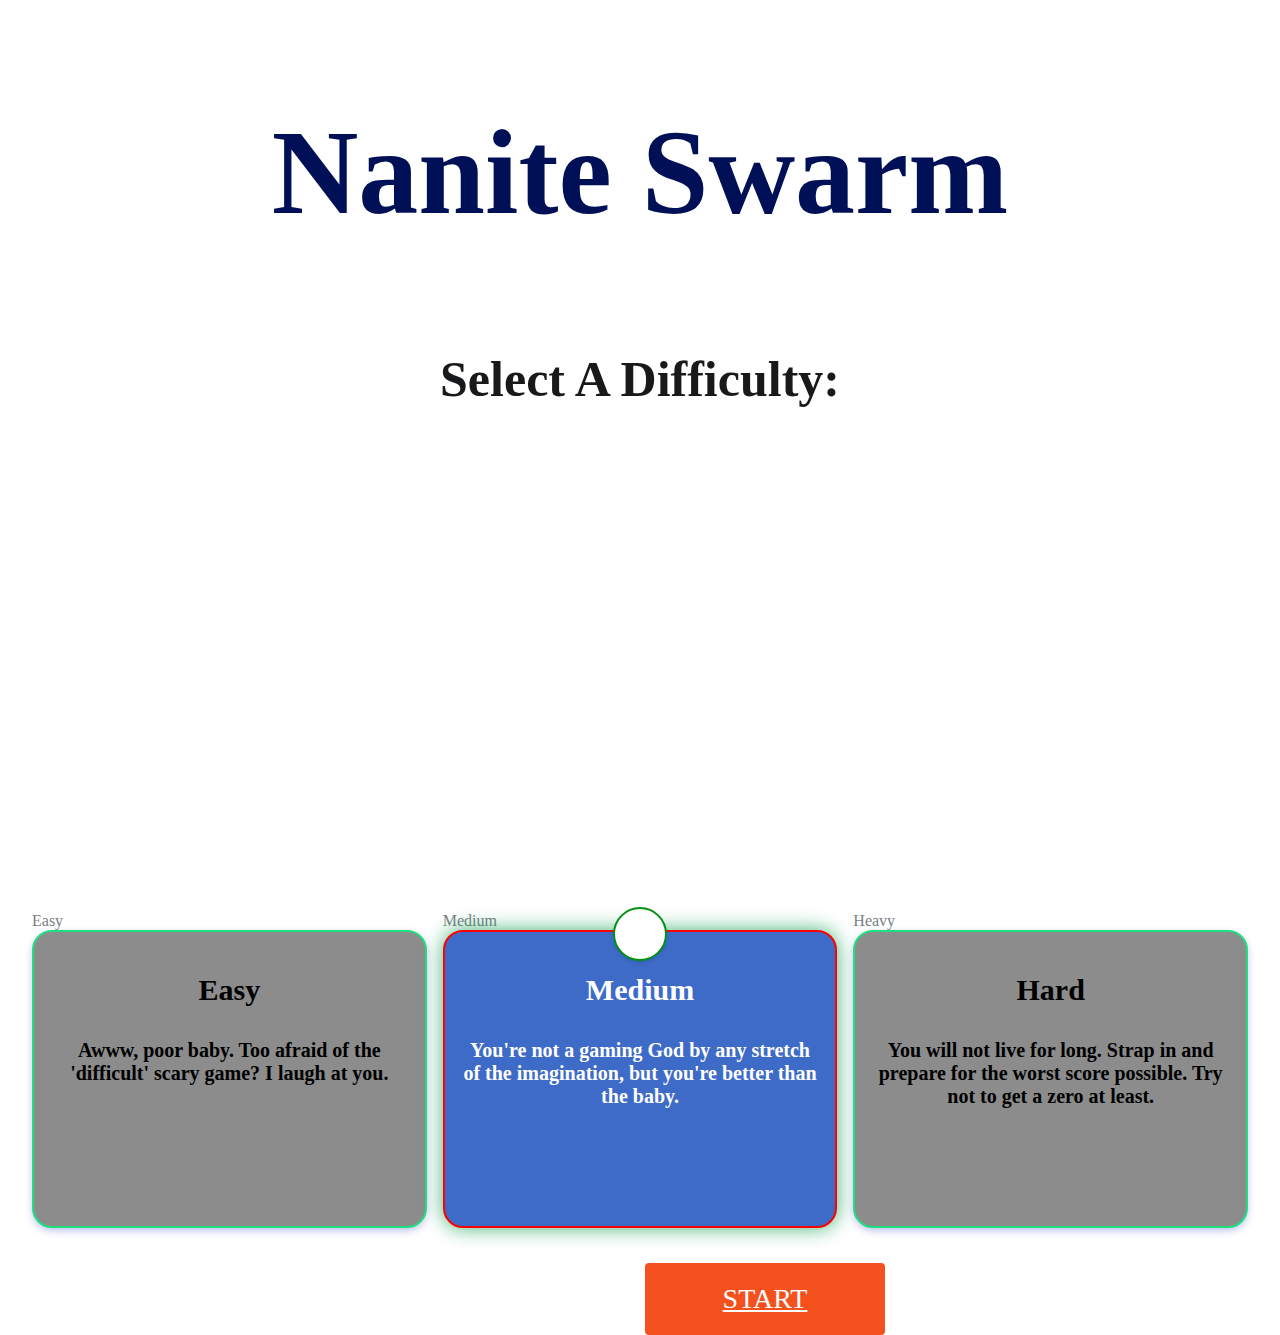
<file: index.html>
<!DOCTYPE html>
<html>
<head>
    <link rel="stylesheet" href="styling.css">
</head>
<body>

	<h1>Nanite Swarm</h1>
	<h3><br>Select A Difficulty:<br><br><br><br><br><br><br><br><br></h3>
	<section>
		<div>
			<input type="radio" id="control_01" name="difficulty" value="Easy">Easy
			<label for="control_01">
				<h2>Easy</h2>
				<p>Awww, poor baby. Too afraid of the 'difficult' scary game? I laugh at you.</p>
			</label>
		</div>
		<div>
			<input type="radio" id="control_02" name="difficulty" value="Medium" checked>Medium
			<label for="control_02">
				<h2>Medium</h2>
				<p>You're not a gaming God by any stretch of the imagination, but you're better than the baby.</p>
			</label>
		</div>
		<div>
			<input type="radio" id="control_03" name="difficulty" value="Heavy">Heavy
			<label for="control_03">
				<h2>Hard</h2>
				<p>You will not live for long. Strap in and prepare for the worst score possible. Try not to get a zero at least.</p>
			</label>
		</div>
	</section>

	<a href="FrontPage.html" class="button">START</a>

</body>
</html>
</file>
<file: styling.css>
body {
    position: absolute;
    padding: 1rem;
    color: hsla(215, 5%, 50%, 1);
    background-image: url('https://wallpaperaccess.com/full/487513.jpg');
}

h1 {
    color: hsl(229 100% 17%);
    text-align: center;
    font-size: 120px;
    font-family: 'Comic Sans MS';
    margin-bottom: 2rem;
}

h3 {
    text-align: center;
    font-family: 'Comic Sans MS';
    color: hsla(215, 5%, 10%, 1);
    font-size: 50px;
    margin-bottom: 2rem;
}

h2 {
    text-align: center;
    font-size: 30px;
    font-weight: 900;
    font-family: 'Comic Sans MS';
    margin-bottom: 2rem;
}

p {
    text-align: center;
    font-size: 20px;
    font-weight: 500;
    font-family: 'Comic Sans MS';
    margin-bottom: 2rem;
}

section {
    display: flex;
    flex-flow: row wrap;
}

section > div {
    flex: 1;
    padding: 0.5rem;
}

input[type="radio"] {
    display: none;
    &:not(:disabled) ~ label;
}

label {
    height: 100%;
    display: block;
    color: black;
    background: hsl(0 0% 55%);
    border: 2px solid hsla(150, 75%, 50%, 1);
    border-radius: 20px;
    padding: 1rem;
    margin-bottom: 1rem;
    /*margin: 1rem;*/
    text-align: center;
    box-shadow: 0px 3px 10px -2px hsla(230, 50%, 75%, 1);
    position: relative;
}

input[type="radio"]:checked + label {
    background: rgb(15 155 85);
    color: hsla(215, 0%, 100%, 1);
    box-shadow: 0px 0px 20px hsl(148 100% 30% / 0.75);
    &::after

{
    color: black;
    font-family: FontAwesome;
    border: 2px solid hsl(127 97% 29%);
    content: "\f00c";
    font-size: 24px;
    position: absolute;
    top: -25px;
    left: 50%;
    transform: translateX(-50%);
    height: 50px;
    width: 50px;
    line-height: 50px;
    text-align: center;
    border-radius: 50%;
    background: white;
    box-shadow: 0px 2px 5px -2px hsla(0, 0%, 0%, 0.25);
}

}

input[type="radio"]#control_02:checked + label {
    background: hsl(220 55% 51%);
    border-color: red;
}

input[type="radio"]#control_03:checked + label {
    background: hsl(0 100% 25%);
    border-color: red;
}

p {
    font-weight: 900;
}

.button {
    position: absolute;
    top: 105%;
    margin-left: 10%;
    margin-right: 10%;
    left: 50%;
    display: inline-block;
    border-radius: 4px;
    background-color: #f4511e;
    border: none;
    color: #FFFFFF;
    text-align: center;
    font-size: 28px;
    padding: 20px;
    width: 200px;
    transition: all 0.5s;
    cursor: pointer;
    margin: 5px;
}

.button span {
    cursor: pointer;
    display: inline-block;
    position: relative;
    transition: 0.5s;
}

.button span:after {
    content: '\00bb';
    position: absolute;
    opacity: 0;
    top: 0;
    right: -20px;
    transition: 0.5s;
}

.button:hover span {
    padding-right: 25px;
}

.button:hover span:after {
    opacity: 1;
    right: 0;
}
</file>
